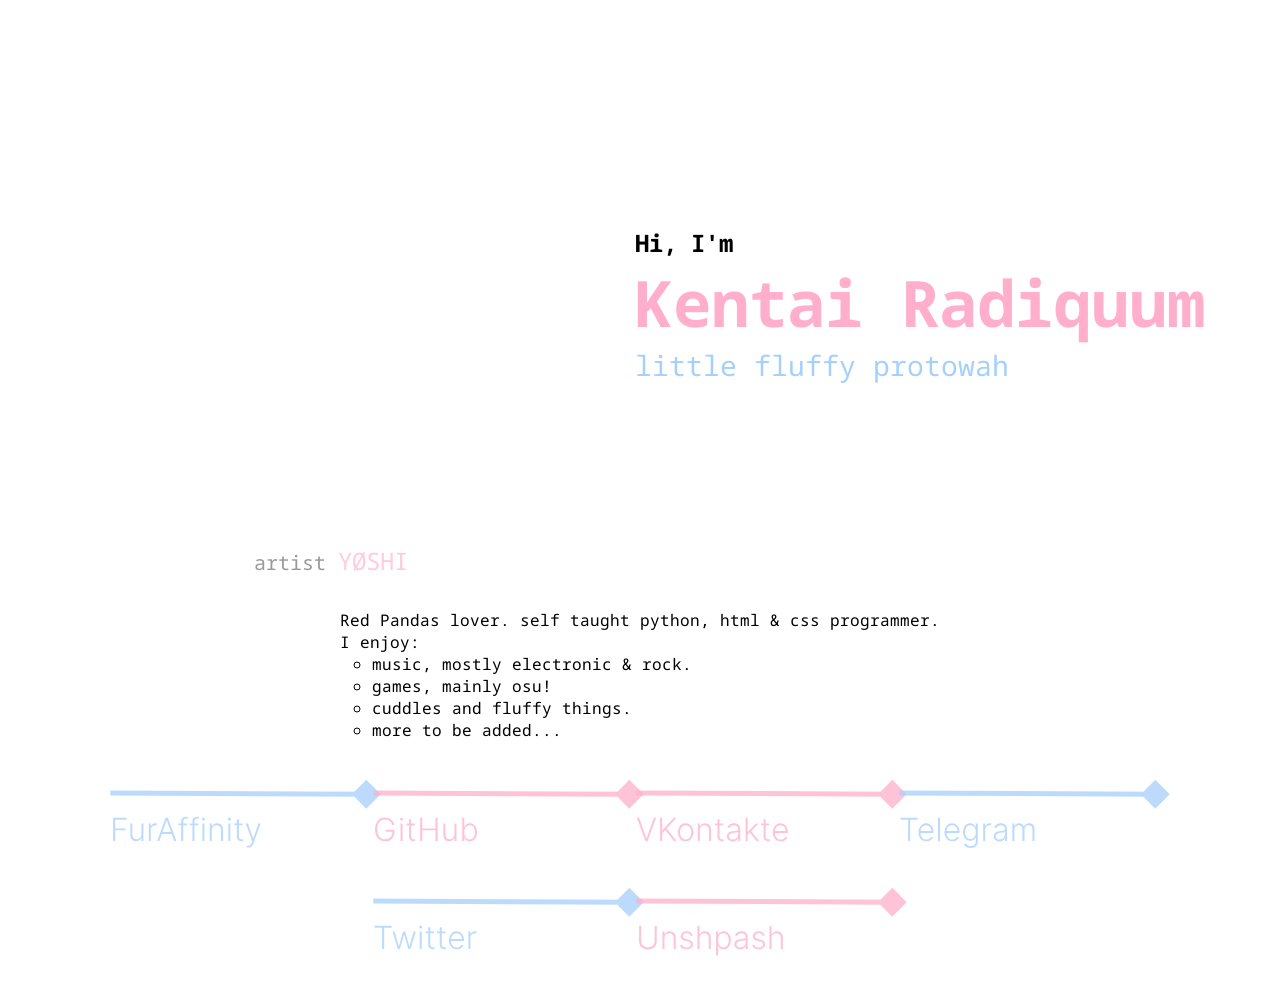
<file: Static Websites/radiquum.github.io_V4/index.html>
<!DOCTYPE html>
<html lang="en">
  <head>
    <meta charset="UTF-8" />
    <meta http-equiv="X-UA-Compatible" content="IE=edge" />
    <meta name="viewport" content="width=device-width, initial-scale=1.0" />
    <link rel="stylesheet" type="text/css" href="static/css/css.css" />
    <link rel="preconnect" href="https://fonts.gstatic.com" />
    <link rel="preconnect" href="https://fonts.googleapis.com" />
    <link
      rel="apple-touch-icon"
      sizes="180x180"
      href="static/favicon/apple-touch-icon.png"
    />
    <link
      rel="icon"
      type="image/png"
      sizes="32x32"
      href="static/favicon/favicon-32x32.png"
    />
    <link
      rel="icon"
      type="image/png"
      sizes="16x16"
      href="static/favicon/favicon-16x16.png"
    />
    <link rel="manifest" href="static/favicon/site.webmanifest" />
    <title>Kentai Radiquum</title>
    <meta name="title" content="Kentai Radiquum" />
    <meta name="description" content="little fluffy protowah" />
    <meta property="og:type" content="website" />
    <meta property="og:site_name" content="Kentai Radiquum" />
    <meta property="og:title" content="Kentai Radiquum" />
    <meta property="og:description" content="little fluffy protowah" />
    <meta property="og:url" content="https://radiquum.github.io" />
    <meta property="og:image" content="static/images/icon.jpg" />
  </head>
  <body>
    <intro>
      <icon>
        <div class="icon"></div>
        <p>artist <a href="https://vk.com/yoshi_ruko">YØSHI</a></p>
      </icon>

      <text>
        <h2>Hi, I'm</h2>
        <h1>Kentai Radiquum</h1>
        <p>little fluffy protowah</p>
      </text>
    </intro>

    <description>
      <p>Red Pandas lover. self taught python, html & css programmer.</p>
      <p>I enjoy:</p>
      <ul>
        <li>music, mostly electronic & rock.</li>
        <li>games, mainly osu!</li>
        <li>cuddles and fluffy things.</li>
        <li>more to be added...</li>
      </ul>
    </description>

    <links>
      <a
        class="asset fa"
        aria-label="FurAffinity."
        href="https://furaffinity.net/user/radiquum"
      ></a>
      <a
        class="asset git-hub"
        aria-label="GitHub."
        href="https://github.com/radiquum"
      ></a>
      <a
        class="asset vk"
        aria-label="VKontakte."
        href="https://vk.com/radiquum"
      ></a>
      <a
        class="asset tg"
        aria-label="Telegram."
        href="https://t.me/radiquum"
      ></a>
      <a
        class="asset twitter"
        aria-label="Twitter."
        href="https://twitter.com/radiquum"
      ></a>
      <a
        class="asset unsplash"
        aria-label="Unsplash."
        href="https://unsplash.com/radiquum"
      ></a>
    </links>
  </body>
</html>
</file>
<file: Static Websites/radiquum.github.io_V4/static/css/css.css>
@import url("https://fonts.googleapis.com/css2?family=Noto+Sans+Mono&display=swap");
* {
  margin: 0;
  padding: 0;
}

body {
  display: flex;
  flex-direction: column;
  align-items: center;
  font-family: "Noto Sans Mono", monospace;
}

intro {
  display: flex;
  margin: 2rem;
  -webkit-animation-name: blur_fadein;
  animation-name: blur_fadein;
  -webkit-animation-duration: 1s;
  animation-duration: 1s;
}
intro icon .icon {
  width: 512px;
  height: 512px;
  background-color: transparent;
  background-image: url("https://raw.githubusercontent.com/Radiquum/Radiquum-Archive/main/Static%20Websites/about_v3.5/Assets/Toaster.webp");
  clip-path: polygon(50% 0%, 100% 50%, 50% 100%, 0% 50%);
  background-size: cover;
}
intro icon p {
  color: rgba(0, 0, 0, 0.4);
  font-size: 1.25rem;
  text-align: center;
}
intro icon a {
  color: rgba(255, 175, 204, 0.65);
  text-decoration: none;
  transition: color 0.5s;
  font-size: 1.5rem;
}
intro icon a:where(:hover, :focus) {
  color: #ffafcc;
}
intro text {
  display: flex;
  flex-direction: column;
  justify-content: center;
  margin-left: 3rem;
}
intro text h1 {
  color: #ffafcc;
  font-size: 4rem;
}
intro text p {
  color: #a6d0fc;
  font-size: 1.75rem;
}

description {
  margin-inline: 2rem;
  -webkit-animation-name: blur_fadein;
  animation-name: blur_fadein;
  -webkit-animation-duration: 1.5s;
  animation-duration: 1.5s;
}
description ul {
  list-style: circle;
}
description li {
  margin-left: 2rem;
}

links {
  display: flex;
  flex-wrap: wrap;
  justify-content: center;
  margin-top: 32px;
  -webkit-animation-name: blur_fadein;
  animation-name: blur_fadein;
  -webkit-animation-duration: 2s;
  animation-duration: 2s;
}
links a {
  margin-inline: -4px;
  margin-block: 6px;
}

.asset {
  width: 271px;
  height: 96px;
  background-size: 271px 96px;
  opacity: 75%;
  transition: opacity 0.5s;
}

.asset:where(:hover, :focus) {
  opacity: 100%;
}

.asset.fa {
  background: url("data:image/svg+xml,%3csvg width='271' height='96' viewBox='0 0 271 96' fill='none' xmlns='http://www.w3.org/2000/svg'%3e %3cpath d='M270.73 15.2637L256.364 0.762649L241.863 15.1288L256.229 29.6298L270.73 15.2637ZM0.28739 16.5L256.285 17.6962L256.308 12.6963L0.310754 11.5L0.28739 16.5Z' fill='%23A6D0FC' fill-opacity='1'/%3e %3cpath d='M3.09091 62V38.7273H16.5568V40.6364H5.21591V49.3977H15.5V51.3068H5.21591V62H3.09091ZM31.4176 55.3295V44.5455H33.4403V62H31.4176V59.1023H31.2585C30.8494 59.9962 30.2017 60.7424 29.3153 61.3409C28.429 61.9318 27.3456 62.2273 26.0653 62.2273C24.9517 62.2273 23.9631 61.9848 23.0994 61.5C22.2358 61.0076 21.5578 60.2879 21.0653 59.3409C20.5729 58.3939 20.3267 57.2311 20.3267 55.8523V44.5455H22.3494V55.7273C22.3494 57.0909 22.7509 58.1894 23.554 59.0227C24.357 59.8485 25.3873 60.2614 26.6449 60.2614C27.4328 60.2614 28.1903 60.072 28.9176 59.6932C29.6449 59.3144 30.2434 58.7614 30.7131 58.0341C31.1828 57.2992 31.4176 56.3977 31.4176 55.3295ZM38.7955 62V44.5455H40.7614V47.2273H40.9091C41.2576 46.3485 41.8636 45.6402 42.7273 45.1023C43.5985 44.5568 44.5833 44.2841 45.6818 44.2841C45.8485 44.2841 46.0341 44.2879 46.2386 44.2955C46.4432 44.303 46.6136 44.3106 46.75 44.3182V46.375C46.6591 46.3598 46.5 46.3371 46.2727 46.3068C46.0455 46.2765 45.7992 46.2614 45.5341 46.2614C44.625 46.2614 43.8144 46.4545 43.1023 46.8409C42.3977 47.2197 41.8409 47.7462 41.4318 48.4205C41.0227 49.0947 40.8182 49.8636 40.8182 50.7273V62H38.7955ZM49.375 62H47.1477L55.6136 38.7273H57.8864L66.3523 62H64.125L56.8295 41.4886H56.6705L49.375 62ZM50.9773 53.0795H62.5227V54.9886H50.9773V53.0795ZM77.1023 44.5455V46.3068H68.5227V44.5455H77.1023ZM71.2045 62V41.9886C71.2045 41.0492 71.4205 40.2576 71.8523 39.6136C72.2917 38.9697 72.8636 38.4811 73.5682 38.1477C74.2727 37.8144 75.0189 37.6477 75.8068 37.6477C76.3371 37.6477 76.7765 37.6932 77.125 37.7841C77.4811 37.8674 77.7614 37.9508 77.9659 38.0341L77.375 39.8068C77.2235 39.7614 77.0379 39.7083 76.8182 39.6477C76.5985 39.5871 76.322 39.5568 75.9886 39.5568C75.1098 39.5568 74.4318 39.803 73.9545 40.2955C73.4773 40.7879 73.2386 41.4924 73.2386 42.4091L73.2273 62H71.2045ZM88.321 44.5455V46.3068H79.7415V44.5455H88.321ZM82.4233 62V41.9886C82.4233 41.0492 82.6392 40.2576 83.071 39.6136C83.5104 38.9697 84.0824 38.4811 84.7869 38.1477C85.4915 37.8144 86.2377 37.6477 87.0256 37.6477C87.5559 37.6477 87.9953 37.6932 88.3438 37.7841C88.6998 37.8674 88.9801 37.9508 89.1847 38.0341L88.5938 39.8068C88.4422 39.7614 88.2566 39.7083 88.0369 39.6477C87.8172 39.5871 87.5407 39.5568 87.2074 39.5568C86.3286 39.5568 85.6506 39.803 85.1733 40.2955C84.696 40.7879 84.4574 41.4924 84.4574 42.4091L84.446 62H82.4233ZM92.3807 62V44.5455H94.4148V62H92.3807ZM93.4148 41.5455C92.9981 41.5455 92.642 41.4053 92.3466 41.125C92.0511 40.8371 91.9034 40.4924 91.9034 40.0909C91.9034 39.6894 92.0511 39.3485 92.3466 39.0682C92.642 38.7803 92.9981 38.6364 93.4148 38.6364C93.8314 38.6364 94.1875 38.7803 94.483 39.0682C94.7784 39.3485 94.9261 39.6894 94.9261 40.0909C94.9261 40.4924 94.7784 40.8371 94.483 41.125C94.1875 41.4053 93.8314 41.5455 93.4148 41.5455ZM101.787 51.0909V62H99.7642V44.5455H101.73V47.2841H101.912C102.321 46.3902 102.957 45.6742 103.821 45.1364C104.692 44.5909 105.768 44.3182 107.048 44.3182C108.223 44.3182 109.253 44.5644 110.139 45.0568C111.033 45.5417 111.726 46.2576 112.219 47.2045C112.719 48.1515 112.969 49.3144 112.969 50.6932V62H110.946V50.8182C110.946 49.3864 110.545 48.2538 109.741 47.4205C108.946 46.5871 107.878 46.1705 106.537 46.1705C105.62 46.1705 104.806 46.3674 104.094 46.7614C103.382 47.1553 102.817 47.7235 102.401 48.4659C101.991 49.2008 101.787 50.0758 101.787 51.0909ZM118.318 62V44.5455H120.352V62H118.318ZM119.352 41.5455C118.936 41.5455 118.58 41.4053 118.284 41.125C117.989 40.8371 117.841 40.4924 117.841 40.0909C117.841 39.6894 117.989 39.3485 118.284 39.0682C118.58 38.7803 118.936 38.6364 119.352 38.6364C119.769 38.6364 120.125 38.7803 120.42 39.0682C120.716 39.3485 120.864 39.6894 120.864 40.0909C120.864 40.4924 120.716 40.8371 120.42 41.125C120.125 41.4053 119.769 41.5455 119.352 41.5455ZM132.577 44.5455V46.3068H124.247V44.5455H132.577ZM126.849 40.3636H128.884V57.4432C128.884 58.1705 129.009 58.7424 129.259 59.1591C129.509 59.5682 129.834 59.8598 130.236 60.0341C130.637 60.2008 131.065 60.2841 131.52 60.2841C131.785 60.2841 132.012 60.2689 132.202 60.2386C132.391 60.2008 132.558 60.1629 132.702 60.125L133.134 61.9545C132.937 62.0303 132.694 62.0985 132.406 62.1591C132.118 62.2273 131.762 62.2614 131.338 62.2614C130.596 62.2614 129.88 62.0985 129.19 61.7727C128.509 61.447 127.948 60.9621 127.509 60.3182C127.069 59.6742 126.849 58.875 126.849 57.9205V40.3636ZM138.58 68.5455C138.178 68.5455 137.803 68.5076 137.455 68.4318C137.106 68.3561 136.83 68.2727 136.625 68.1818L137.17 66.3977C137.86 66.6098 138.473 66.6856 139.011 66.625C139.549 66.572 140.027 66.3295 140.443 65.8977C140.86 65.4735 141.231 64.822 141.557 63.9432L142.193 62.1705L135.773 44.5455H137.966L143.148 59.3295H143.307L148.489 44.5455H150.682L143.295 64.7614C142.985 65.6023 142.602 66.303 142.148 66.8636C141.693 67.4318 141.167 67.8523 140.568 68.125C139.977 68.4053 139.314 68.5455 138.58 68.5455Z' fill='%23A6D0FC' fill-opacity='1'/%3e %3c/svg%3e")
    center no-repeat transparent;
}

.asset.git-hub {
  background: url("data:image/svg+xml,%3csvg width='271' height='96' viewBox='0 0 271 96' fill='none' xmlns='http://www.w3.org/2000/svg'%3e %3cpath d='M270.73 15.2637L256.364 0.762649L241.863 15.1288L256.229 29.6298L270.73 15.2637ZM0.28739 16.5L256.285 17.6962L256.308 12.6963L0.310754 11.5L0.28739 16.5Z' fill='%23FFAFCC' fill-opacity='1'/%3e %3cpath d='M19.1932 46C18.9811 45.2273 18.6705 44.5038 18.2614 43.8295C17.8523 43.1477 17.3447 42.553 16.7386 42.0455C16.1402 41.5303 15.447 41.1288 14.6591 40.8409C13.8788 40.553 13.0076 40.4091 12.0455 40.4091C10.5303 40.4091 9.17424 40.803 7.97727 41.5909C6.7803 42.3788 5.83333 43.5152 5.13636 45C4.44697 46.4848 4.10227 48.2727 4.10227 50.3636C4.10227 52.447 4.45076 54.2311 5.14773 55.7159C5.8447 57.2008 6.79924 58.3409 8.01136 59.1364C9.23106 59.9242 10.625 60.3182 12.1932 60.3182C13.625 60.3182 14.8902 60 15.9886 59.3636C17.0871 58.7273 17.9432 57.8182 18.5568 56.6364C19.178 55.4545 19.4811 54.0492 19.4659 52.4205L20.1477 52.6364H12.6932V50.7273H21.5341V52.6364C21.5341 54.6212 21.1326 56.3371 20.3295 57.7841C19.5265 59.2311 18.4242 60.3485 17.0227 61.1364C15.6212 61.9242 14.0114 62.3182 12.1932 62.3182C10.1629 62.3182 8.38636 61.8295 6.86364 60.8523C5.34091 59.8674 4.1553 58.4811 3.30682 56.6932C2.46591 54.8977 2.04545 52.7879 2.04545 50.3636C2.04545 48.5379 2.28788 46.8902 2.77273 45.4205C3.25758 43.9508 3.94318 42.6932 4.82955 41.6477C5.72348 40.6023 6.7803 39.803 8 39.25C9.2197 38.6894 10.5682 38.4091 12.0455 38.4091C13.3182 38.4091 14.4811 38.6098 15.5341 39.0114C16.5947 39.4129 17.5265 39.9659 18.3295 40.6705C19.1402 41.3674 19.803 42.1742 20.3182 43.0909C20.8409 44 21.1932 44.9697 21.375 46H19.1932ZM27.5057 62V44.5455H29.5398V62H27.5057ZM28.5398 41.5455C28.1231 41.5455 27.767 41.4053 27.4716 41.125C27.1761 40.8371 27.0284 40.4924 27.0284 40.0909C27.0284 39.6894 27.1761 39.3485 27.4716 39.0682C27.767 38.7803 28.1231 38.6364 28.5398 38.6364C28.9564 38.6364 29.3125 38.7803 29.608 39.0682C29.9034 39.3485 30.0511 39.6894 30.0511 40.0909C30.0511 40.4924 29.9034 40.8371 29.608 41.125C29.3125 41.4053 28.9564 41.5455 28.5398 41.5455ZM41.7642 44.5455V46.3068H33.4347V44.5455H41.7642ZM36.0369 40.3636H38.071V57.4432C38.071 58.1705 38.196 58.7424 38.446 59.1591C38.696 59.5682 39.0218 59.8598 39.4233 60.0341C39.8248 60.2008 40.2528 60.2841 40.7074 60.2841C40.9725 60.2841 41.1998 60.2689 41.3892 60.2386C41.5786 60.2008 41.7453 60.1629 41.8892 60.125L42.321 61.9545C42.1241 62.0303 41.8816 62.0985 41.5938 62.1591C41.3059 62.2273 40.9498 62.2614 40.5256 62.2614C39.7831 62.2614 39.0672 62.0985 38.3778 61.7727C37.696 61.447 37.1354 60.9621 36.696 60.3182C36.2566 59.6742 36.0369 58.875 36.0369 57.9205V40.3636ZM47.1534 62V38.7273H49.2784V49.3977H62.483V38.7273H64.608V62H62.483V51.3068H49.2784V62H47.1534ZM81.4489 55.3295V44.5455H83.4716V62H81.4489V59.1023H81.2898C80.8807 59.9962 80.233 60.7424 79.3466 61.3409C78.4602 61.9318 77.3769 62.2273 76.0966 62.2273C74.983 62.2273 73.9943 61.9848 73.1307 61.5C72.267 61.0076 71.589 60.2879 71.0966 59.3409C70.6042 58.3939 70.358 57.2311 70.358 55.8523V44.5455H72.3807V55.7273C72.3807 57.0909 72.7822 58.1894 73.5852 59.0227C74.3883 59.8485 75.4186 60.2614 76.6761 60.2614C77.464 60.2614 78.2216 60.072 78.9489 59.6932C79.6761 59.3144 80.2746 58.7614 80.7443 58.0341C81.214 57.2992 81.4489 56.3977 81.4489 55.3295ZM89.2472 62V38.7273H91.2812V47.875H91.4631C91.6903 47.3523 92.0161 46.8144 92.4403 46.2614C92.8722 45.7083 93.4366 45.2462 94.1335 44.875C94.8381 44.4962 95.7244 44.3068 96.7926 44.3068C98.2244 44.3068 99.482 44.6856 100.565 45.4432C101.649 46.1932 102.493 47.2462 103.099 48.6023C103.705 49.9508 104.009 51.5227 104.009 53.3182C104.009 55.1212 103.705 56.7008 103.099 58.0568C102.501 59.4129 101.66 60.4697 100.577 61.2273C99.5009 61.9848 98.2509 62.3636 96.8267 62.3636C95.7661 62.3636 94.8797 62.1742 94.1676 61.7955C93.4631 61.4167 92.8949 60.9508 92.4631 60.3977C92.0313 59.8371 91.6979 59.2917 91.4631 58.7614H91.2131V62H89.2472ZM91.2472 53.2841C91.2472 54.6932 91.4555 55.9432 91.8722 57.0341C92.2964 58.1174 92.9025 58.9697 93.6903 59.5909C94.4858 60.2045 95.4479 60.5114 96.5767 60.5114C97.7358 60.5114 98.7169 60.1932 99.5199 59.5568C100.323 58.9129 100.933 58.0455 101.349 56.9545C101.766 55.8636 101.974 54.6402 101.974 53.2841C101.974 51.9432 101.766 50.7348 101.349 49.6591C100.94 48.5833 100.334 47.7311 99.5312 47.1023C98.7282 46.4659 97.7434 46.1477 96.5767 46.1477C95.4403 46.1477 94.4744 46.4545 93.679 47.0682C92.8911 47.6742 92.2888 48.5152 91.8722 49.5909C91.4555 50.6591 91.2472 51.8902 91.2472 53.2841Z' fill='%23FFAFCC' fill-opacity='1'/%3e %3c/svg%3e")
    center no-repeat transparent;
}

.asset.tg {
  background: url("data:image/svg+xml,%3csvg width='271' height='96' viewBox='0 0 271 96' fill='none' xmlns='http://www.w3.org/2000/svg'%3e %3cpath d='M270.73 15.2637L256.364 0.762649L241.863 15.1288L256.229 29.6298L270.73 15.2637ZM0.28739 16.5L256.285 17.6962L256.308 12.6963L0.310754 11.5L0.28739 16.5Z' fill='%23A6D0FC' fill-opacity='1'/%3e %3cpath d='M1.68182 40.6364V38.7273H18.5568V40.6364H11.1818V62H9.05682V40.6364H1.68182ZM27.446 62.3636C25.8172 62.3636 24.4081 61.9848 23.2188 61.2273C22.0294 60.4621 21.1089 59.4053 20.4574 58.0568C19.8134 56.7008 19.4915 55.1402 19.4915 53.375C19.4915 51.6174 19.8134 50.0568 20.4574 48.6932C21.1089 47.322 22.0066 46.25 23.1506 45.4773C24.3021 44.697 25.6316 44.3068 27.1392 44.3068C28.0862 44.3068 28.9991 44.4811 29.8778 44.8295C30.7566 45.1705 31.5445 45.697 32.2415 46.4091C32.946 47.1136 33.5028 48.0038 33.9119 49.0795C34.321 50.1477 34.5256 51.4129 34.5256 52.875V53.875H20.8892V52.0909H32.4574C32.4574 50.9697 32.2301 49.9621 31.7756 49.0682C31.3286 48.1667 30.7036 47.4545 29.9006 46.9318C29.1051 46.4091 28.1847 46.1477 27.1392 46.1477C26.0331 46.1477 25.0597 46.4432 24.2188 47.0341C23.3778 47.625 22.7188 48.4053 22.2415 49.375C21.7718 50.3447 21.5331 51.4053 21.5256 52.5568V53.625C21.5256 55.0114 21.7642 56.2235 22.2415 57.2614C22.7263 58.2917 23.4119 59.0909 24.2983 59.6591C25.1847 60.2273 26.2339 60.5114 27.446 60.5114C28.2718 60.5114 28.9953 60.3826 29.6165 60.125C30.2453 59.8674 30.7718 59.5227 31.196 59.0909C31.6278 58.6515 31.9536 58.1705 32.1733 57.6477L34.0938 58.2727C33.8286 59.0076 33.393 59.6856 32.7869 60.3068C32.1884 60.928 31.4384 61.428 30.5369 61.8068C29.643 62.178 28.6127 62.3636 27.446 62.3636ZM41.0057 38.7273V62H38.983V38.7273H41.0057ZM53.4148 62.3636C51.786 62.3636 50.3769 61.9848 49.1875 61.2273C47.9981 60.4621 47.0777 59.4053 46.4261 58.0568C45.7822 56.7008 45.4602 55.1402 45.4602 53.375C45.4602 51.6174 45.7822 50.0568 46.4261 48.6932C47.0777 47.322 47.9754 46.25 49.1193 45.4773C50.2708 44.697 51.6004 44.3068 53.108 44.3068C54.0549 44.3068 54.9678 44.4811 55.8466 44.8295C56.7254 45.1705 57.5133 45.697 58.2102 46.4091C58.9148 47.1136 59.4716 48.0038 59.8807 49.0795C60.2898 50.1477 60.4943 51.4129 60.4943 52.875V53.875H46.858V52.0909H58.4261C58.4261 50.9697 58.1989 49.9621 57.7443 49.0682C57.2973 48.1667 56.6723 47.4545 55.8693 46.9318C55.0739 46.4091 54.1534 46.1477 53.108 46.1477C52.0019 46.1477 51.0284 46.4432 50.1875 47.0341C49.3466 47.625 48.6875 48.4053 48.2102 49.375C47.7405 50.3447 47.5019 51.4053 47.4943 52.5568V53.625C47.4943 55.0114 47.733 56.2235 48.2102 57.2614C48.6951 58.2917 49.3807 59.0909 50.267 59.6591C51.1534 60.2273 52.2027 60.5114 53.4148 60.5114C54.2405 60.5114 54.964 60.3826 55.5852 60.125C56.214 59.8674 56.7405 59.5227 57.1648 59.0909C57.5966 58.6515 57.9223 58.1705 58.142 57.6477L60.0625 58.2727C59.7973 59.0076 59.3617 59.6856 58.7557 60.3068C58.1572 60.928 57.4072 61.428 56.5057 61.8068C55.6117 62.178 54.5814 62.3636 53.4148 62.3636ZM71.6108 68.9091C70.4214 68.9091 69.3797 68.7538 68.4858 68.4432C67.5919 68.1402 66.8381 67.7235 66.2244 67.1932C65.6108 66.6629 65.1335 66.0682 64.7926 65.4091L66.4517 64.3182C66.7017 64.7576 67.035 65.1894 67.4517 65.6136C67.8759 66.0379 68.4252 66.3902 69.0994 66.6705C69.7813 66.9508 70.6184 67.0909 71.6108 67.0909C73.1563 67.0909 74.4025 66.7045 75.3494 65.9318C76.304 65.1591 76.7812 63.9583 76.7812 62.3295V58.3977H76.5994C76.3646 58.928 76.0275 59.4583 75.5881 59.9886C75.1487 60.5114 74.5729 60.947 73.8608 61.2955C73.1563 61.6439 72.2813 61.8182 71.2358 61.8182C69.8419 61.8182 68.6032 61.4735 67.5199 60.7841C66.4441 60.0947 65.5956 59.1098 64.9744 57.8295C64.3608 56.5417 64.054 55.0076 64.054 53.2273C64.054 51.4621 64.3532 49.9091 64.9517 48.5682C65.5578 47.2273 66.4025 46.1818 67.4858 45.4318C68.5691 44.6818 69.8305 44.3068 71.2699 44.3068C72.3381 44.3068 73.2244 44.4962 73.929 44.875C74.6335 45.2462 75.1979 45.7083 75.6222 46.2614C76.054 46.8144 76.3911 47.3523 76.6335 47.875H76.8381V44.5455H78.8153V62.4545C78.8153 63.9318 78.5009 65.1477 77.8722 66.1023C77.2434 67.0568 76.3873 67.7614 75.304 68.2159C74.2206 68.678 72.9896 68.9091 71.6108 68.9091ZM71.4744 59.9659C72.5956 59.9659 73.554 59.697 74.3494 59.1591C75.1449 58.6136 75.7547 57.8333 76.179 56.8182C76.6032 55.803 76.8153 54.5947 76.8153 53.1932C76.8153 51.8295 76.607 50.6212 76.1903 49.5682C75.7737 48.5076 75.1676 47.6742 74.3722 47.0682C73.5843 46.4545 72.6184 46.1477 71.4744 46.1477C70.3078 46.1477 69.3229 46.4621 68.5199 47.0909C67.7169 47.7197 67.1108 48.5682 66.7017 49.6364C66.2926 50.697 66.0881 51.8826 66.0881 53.1932C66.0881 54.5265 66.2964 55.7045 66.7131 56.7273C67.1297 57.7424 67.7396 58.5379 68.5426 59.1136C69.3456 59.6818 70.3229 59.9659 71.4744 59.9659ZM84.1705 62V44.5455H86.1364V47.2273H86.2841C86.6326 46.3485 87.2386 45.6402 88.1023 45.1023C88.9735 44.5568 89.9583 44.2841 91.0568 44.2841C91.2235 44.2841 91.4091 44.2879 91.6136 44.2955C91.8182 44.303 91.9886 44.3106 92.125 44.3182V46.375C92.0341 46.3598 91.875 46.3371 91.6477 46.3068C91.4205 46.2765 91.1742 46.2614 90.9091 46.2614C90 46.2614 89.1894 46.4545 88.4773 46.8409C87.7727 47.2197 87.2159 47.7462 86.8068 48.4205C86.3977 49.0947 86.1932 49.8636 86.1932 50.7273V62H84.1705ZM100.452 62.3977C99.3987 62.3977 98.4366 62.1932 97.5653 61.7841C96.6941 61.3674 96.0009 60.7689 95.4858 59.9886C94.9706 59.2008 94.7131 58.2462 94.7131 57.125C94.7131 56.2614 94.8759 55.5341 95.2017 54.9432C95.5275 54.3523 95.9896 53.8674 96.5881 53.4886C97.1866 53.1098 97.8949 52.8106 98.7131 52.5909C99.5313 52.3712 100.433 52.2008 101.418 52.0795C102.395 51.9583 103.221 51.8523 103.895 51.7614C104.577 51.6705 105.096 51.5265 105.452 51.3295C105.808 51.1326 105.986 50.8144 105.986 50.375V49.9659C105.986 48.7765 105.63 47.8409 104.918 47.1591C104.213 46.4697 103.198 46.125 101.872 46.125C100.615 46.125 99.5881 46.4015 98.7926 46.9545C98.0047 47.5076 97.4517 48.1591 97.1335 48.9091L95.2131 48.2159C95.607 47.2614 96.1525 46.5 96.8494 45.9318C97.5464 45.3561 98.3267 44.9432 99.1903 44.6932C100.054 44.4356 100.929 44.3068 101.815 44.3068C102.482 44.3068 103.175 44.3939 103.895 44.5682C104.622 44.7424 105.296 45.0455 105.918 45.4773C106.539 45.9015 107.043 46.4962 107.429 47.2614C107.815 48.0189 108.009 48.9811 108.009 50.1477V62H105.986V59.2386H105.861C105.618 59.7538 105.259 60.2538 104.781 60.7386C104.304 61.2235 103.705 61.6212 102.986 61.9318C102.266 62.2424 101.421 62.3977 100.452 62.3977ZM100.724 60.5455C101.8 60.5455 102.732 60.3068 103.52 59.8295C104.308 59.3523 104.914 58.7197 105.338 57.9318C105.77 57.1364 105.986 56.2614 105.986 55.3068V52.7841C105.834 52.928 105.58 53.0568 105.224 53.1705C104.876 53.2841 104.471 53.3864 104.009 53.4773C103.554 53.5606 103.099 53.6326 102.645 53.6932C102.19 53.7538 101.781 53.8068 101.418 53.8523C100.433 53.9735 99.5919 54.1629 98.8949 54.4205C98.1979 54.678 97.6638 55.0341 97.2926 55.4886C96.9214 55.9356 96.7358 56.5114 96.7358 57.2159C96.7358 58.2765 97.1146 59.0985 97.8722 59.6818C98.6297 60.2576 99.5805 60.5455 100.724 60.5455ZM113.389 62V44.5455H115.355V47.2273H115.537C115.885 46.3258 116.465 45.6174 117.276 45.1023C118.094 44.5795 119.075 44.3182 120.219 44.3182C121.423 44.3182 122.412 44.6023 123.185 45.1705C123.965 45.7311 124.548 46.5038 124.935 47.4886H125.082C125.476 46.5189 126.116 45.75 127.003 45.1818C127.897 44.6061 128.98 44.3182 130.253 44.3182C131.874 44.3182 133.154 44.8295 134.094 45.8523C135.033 46.8674 135.503 48.3523 135.503 50.3068V62H133.48V50.3068C133.48 48.928 133.128 47.8939 132.423 47.2045C131.719 46.5152 130.791 46.1705 129.639 46.1705C128.306 46.1705 127.279 46.5795 126.56 47.3977C125.84 48.2159 125.48 49.2538 125.48 50.5114V62H123.412V50.125C123.412 48.9432 123.082 47.9886 122.423 47.2614C121.764 46.5341 120.836 46.1705 119.639 46.1705C118.836 46.1705 118.113 46.3674 117.469 46.7614C116.832 47.1553 116.329 47.7045 115.957 48.4091C115.594 49.1061 115.412 49.9091 115.412 50.8182V62H113.389Z' fill='%23A6D0FC' fill-opacity='1'/%3e %3c/svg%3e")
    center no-repeat transparent;
}

.asset.twitter {
  background: url("data:image/svg+xml,%3csvg width='271' height='96' viewBox='0 0 271 96' fill='none' xmlns='http://www.w3.org/2000/svg'%3e %3cpath d='M270.73 15.2637L256.364 0.762649L241.863 15.1288L256.229 29.6298L270.73 15.2637ZM0.28739 16.5L256.285 17.6962L256.308 12.6963L0.310754 11.5L0.28739 16.5Z' fill='%23A6D0FC' fill-opacity='1'/%3e %3cpath d='M1.68182 40.6364V38.7273H18.5568V40.6364H11.1818V62H9.05682V40.6364H1.68182ZM24.7955 62L19.5227 44.5455H21.6591L25.7955 58.9432H25.9432L30.0682 44.5455H32.2159L36.3068 58.9091H36.4659L40.6023 44.5455H42.7386L37.4659 62H35.375L31.2386 47.6932H31.0227L26.8864 62H24.7955ZM46.6932 62V44.5455H48.7273V62H46.6932ZM47.7273 41.5455C47.3106 41.5455 46.9545 41.4053 46.6591 41.125C46.3636 40.8371 46.2159 40.4924 46.2159 40.0909C46.2159 39.6894 46.3636 39.3485 46.6591 39.0682C46.9545 38.7803 47.3106 38.6364 47.7273 38.6364C48.1439 38.6364 48.5 38.7803 48.7955 39.0682C49.0909 39.3485 49.2386 39.6894 49.2386 40.0909C49.2386 40.4924 49.0909 40.8371 48.7955 41.125C48.5 41.4053 48.1439 41.5455 47.7273 41.5455ZM60.9517 44.5455V46.3068H52.6222V44.5455H60.9517ZM55.2244 40.3636H57.2585V57.4432C57.2585 58.1705 57.3835 58.7424 57.6335 59.1591C57.8835 59.5682 58.2093 59.8598 58.6108 60.0341C59.0123 60.2008 59.4403 60.2841 59.8949 60.2841C60.16 60.2841 60.3873 60.2689 60.5767 60.2386C60.7661 60.2008 60.9328 60.1629 61.0767 60.125L61.5085 61.9545C61.3116 62.0303 61.0691 62.0985 60.7812 62.1591C60.4934 62.2273 60.1373 62.2614 59.7131 62.2614C58.9706 62.2614 58.2547 62.0985 57.5653 61.7727C56.8835 61.447 56.3229 60.9621 55.8835 60.3182C55.4441 59.6742 55.2244 58.875 55.2244 57.9205V40.3636ZM72.4205 44.5455V46.3068H64.0909V44.5455H72.4205ZM66.6932 40.3636H68.7273V57.4432C68.7273 58.1705 68.8523 58.7424 69.1023 59.1591C69.3523 59.5682 69.678 59.8598 70.0795 60.0341C70.4811 60.2008 70.9091 60.2841 71.3636 60.2841C71.6288 60.2841 71.8561 60.2689 72.0455 60.2386C72.2348 60.2008 72.4015 60.1629 72.5455 60.125L72.9773 61.9545C72.7803 62.0303 72.5379 62.0985 72.25 62.1591C71.9621 62.2273 71.6061 62.2614 71.1818 62.2614C70.4394 62.2614 69.7235 62.0985 69.0341 61.7727C68.3523 61.447 67.7917 60.9621 67.3523 60.3182C66.9129 59.6742 66.6932 58.875 66.6932 57.9205V40.3636ZM83.8835 62.3636C82.2547 62.3636 80.8456 61.9848 79.6562 61.2273C78.4669 60.4621 77.5464 59.4053 76.8949 58.0568C76.2509 56.7008 75.929 55.1402 75.929 53.375C75.929 51.6174 76.2509 50.0568 76.8949 48.6932C77.5464 47.322 78.4441 46.25 79.5881 45.4773C80.7396 44.697 82.0691 44.3068 83.5767 44.3068C84.5237 44.3068 85.4366 44.4811 86.3153 44.8295C87.1941 45.1705 87.982 45.697 88.679 46.4091C89.3835 47.1136 89.9403 48.0038 90.3494 49.0795C90.7585 50.1477 90.9631 51.4129 90.9631 52.875V53.875H77.3267V52.0909H88.8949C88.8949 50.9697 88.6676 49.9621 88.2131 49.0682C87.7661 48.1667 87.1411 47.4545 86.3381 46.9318C85.5426 46.4091 84.6222 46.1477 83.5767 46.1477C82.4706 46.1477 81.4972 46.4432 80.6562 47.0341C79.8153 47.625 79.1563 48.4053 78.679 49.375C78.2093 50.3447 77.9706 51.4053 77.9631 52.5568V53.625C77.9631 55.0114 78.2017 56.2235 78.679 57.2614C79.1638 58.2917 79.8494 59.0909 80.7358 59.6591C81.6222 60.2273 82.6714 60.5114 83.8835 60.5114C84.7093 60.5114 85.4328 60.3826 86.054 60.125C86.6828 59.8674 87.2093 59.5227 87.6335 59.0909C88.0653 58.6515 88.3911 58.1705 88.6108 57.6477L90.5312 58.2727C90.2661 59.0076 89.8305 59.6856 89.2244 60.3068C88.6259 60.928 87.8759 61.428 86.9744 61.8068C86.0805 62.178 85.0502 62.3636 83.8835 62.3636ZM95.4205 62V44.5455H97.3864V47.2273H97.5341C97.8826 46.3485 98.4886 45.6402 99.3523 45.1023C100.223 44.5568 101.208 44.2841 102.307 44.2841C102.473 44.2841 102.659 44.2879 102.864 44.2955C103.068 44.303 103.239 44.3106 103.375 44.3182V46.375C103.284 46.3598 103.125 46.3371 102.898 46.3068C102.67 46.2765 102.424 46.2614 102.159 46.2614C101.25 46.2614 100.439 46.4545 99.7273 46.8409C99.0227 47.2197 98.4659 47.7462 98.0568 48.4205C97.6477 49.0947 97.4432 49.8636 97.4432 50.7273V62H95.4205Z' fill='%23A6D0FC' fill-opacity='1'/%3e %3c/svg%3e")
    center no-repeat transparent;
}

.asset.unsplash {
  background: url("data:image/svg+xml,%3csvg width='271' height='96' viewBox='0 0 271 96' fill='none' xmlns='http://www.w3.org/2000/svg'%3e %3cpath d='M270.73 15.2637L256.364 0.762649L241.863 15.1288L256.229 29.6298L270.73 15.2637ZM0.28739 16.5L256.285 17.6962L256.308 12.6963L0.310754 11.5L0.28739 16.5Z' fill='%23FFAFCC' fill-opacity='1'/%3e %3cpath d='M18.6023 38.7273H20.7273V54.1364C20.7273 55.7197 20.3561 57.1364 19.6136 58.3864C18.8712 59.6288 17.8371 60.6098 16.5114 61.3295C15.1932 62.0417 13.6591 62.3977 11.9091 62.3977C10.1667 62.3977 8.63258 62.0379 7.30682 61.3182C5.98106 60.5985 4.94697 59.6174 4.20455 58.375C3.46212 57.1326 3.09091 55.7197 3.09091 54.1364V38.7273H5.21591V53.9886C5.21591 55.2235 5.49242 56.3258 6.04545 57.2955C6.59848 58.2576 7.375 59.0152 8.375 59.5682C9.38258 60.1212 10.5606 60.3977 11.9091 60.3977C13.2576 60.3977 14.4356 60.1212 15.4432 59.5682C16.4508 59.0152 17.2273 58.2576 17.7727 57.2955C18.3258 56.3258 18.6023 55.2235 18.6023 53.9886V38.7273ZM28.5057 51.0909V62H26.483V44.5455H28.4489V47.2841H28.6307C29.0398 46.3902 29.6761 45.6742 30.5398 45.1364C31.411 44.5909 32.4867 44.3182 33.767 44.3182C34.9413 44.3182 35.9716 44.5644 36.858 45.0568C37.7519 45.5417 38.4451 46.2576 38.9375 47.2045C39.4375 48.1515 39.6875 49.3144 39.6875 50.6932V62H37.6648V50.8182C37.6648 49.3864 37.2633 48.2538 36.4602 47.4205C35.6648 46.5871 34.5966 46.1705 33.2557 46.1705C32.339 46.1705 31.5246 46.3674 30.8125 46.7614C30.1004 47.1553 29.536 47.7235 29.1193 48.4659C28.7102 49.2008 28.5057 50.0758 28.5057 51.0909ZM56.7415 48.375L54.8892 48.8977C54.7074 48.375 54.4498 47.9015 54.1165 47.4773C53.7831 47.053 53.3475 46.7159 52.8097 46.4659C52.2794 46.2159 51.6203 46.0909 50.8324 46.0909C49.6506 46.0909 48.6809 46.3712 47.9233 46.9318C47.1657 47.4924 46.7869 48.2159 46.7869 49.1023C46.7869 49.8523 47.0445 50.4621 47.5597 50.9318C48.0824 51.3939 48.8854 51.7614 49.9688 52.0341L52.6051 52.6818C54.0672 53.0379 55.1619 53.6023 55.8892 54.375C56.6241 55.1477 56.9915 56.1174 56.9915 57.2841C56.9915 58.2689 56.7188 59.1439 56.1733 59.9091C55.6278 60.6742 54.8665 61.2765 53.8892 61.7159C52.9195 62.1477 51.7945 62.3636 50.5142 62.3636C48.8097 62.3636 47.4044 61.9811 46.2983 61.2159C45.1922 60.4432 44.4839 59.3295 44.1733 57.875L46.1165 57.3977C46.3665 58.4356 46.8551 59.2197 47.5824 59.75C48.3172 60.2803 49.2831 60.5455 50.4801 60.5455C51.821 60.5455 52.893 60.2462 53.696 59.6477C54.4991 59.0417 54.9006 58.2841 54.9006 57.375C54.9006 56.6705 54.6657 56.0795 54.196 55.6023C53.7263 55.1174 53.0142 54.7614 52.0597 54.5341L49.2074 53.8523C47.6922 53.4886 46.571 52.9129 45.8438 52.125C45.1165 51.3371 44.7528 50.3598 44.7528 49.1932C44.7528 48.2311 45.0142 47.3864 45.5369 46.6591C46.0597 45.9242 46.7794 45.3485 47.696 44.9318C48.6127 44.5152 49.6581 44.3068 50.8324 44.3068C52.4309 44.3068 53.7074 44.6705 54.6619 45.3977C55.6241 46.1174 56.3172 47.1098 56.7415 48.375ZM63.4432 51.0909V62H61.4205V38.7273H63.4432V47.2841H63.625C64.0341 46.3826 64.6667 45.6629 65.5227 45.125C66.3864 44.5871 67.4773 44.3182 68.7955 44.3182C69.9773 44.3182 71.0152 44.5606 71.9091 45.0455C72.803 45.5303 73.5 46.2462 74 47.1932C74.5 48.1402 74.75 49.3068 74.75 50.6932V62H72.7159V50.8182C72.7159 49.3788 72.3144 48.2462 71.5114 47.4205C70.7159 46.5871 69.6402 46.1705 68.2841 46.1705C67.3523 46.1705 66.5227 46.3674 65.7955 46.7614C65.0682 47.1553 64.4924 47.7235 64.0682 48.4659C63.6515 49.2008 63.4432 50.0758 63.4432 51.0909ZM80.0767 68.5455V44.5455H82.0426V47.875H82.2812C82.5237 47.3523 82.857 46.8182 83.2812 46.2727C83.7055 45.7197 84.2661 45.2538 84.9631 44.875C85.6676 44.4962 86.554 44.3068 87.6222 44.3068C89.0616 44.3068 90.3191 44.6856 91.3949 45.4432C92.4782 46.1932 93.3191 47.2462 93.9176 48.6023C94.5237 49.9508 94.8267 51.5227 94.8267 53.3182C94.8267 55.1212 94.5237 56.7008 93.9176 58.0568C93.3191 59.4129 92.4782 60.4697 91.3949 61.2273C90.3191 61.9848 89.0691 62.3636 87.6449 62.3636C86.5919 62.3636 85.7093 62.1742 84.9972 61.7955C84.2926 61.4167 83.7206 60.9508 83.2812 60.3977C82.8494 59.8371 82.5161 59.2917 82.2812 58.7614H82.0994V68.5455H80.0767ZM82.0767 53.2841C82.0767 54.6932 82.285 55.9432 82.7017 57.0341C83.1259 58.1174 83.732 58.9697 84.5199 59.5909C85.3153 60.2045 86.2775 60.5114 87.4062 60.5114C88.5653 60.5114 89.5426 60.1932 90.3381 59.5568C91.1411 58.9129 91.7509 58.0455 92.1676 56.9545C92.5919 55.8636 92.804 54.6402 92.804 53.2841C92.804 51.9432 92.5956 50.7348 92.179 49.6591C91.7699 48.5833 91.1638 47.7311 90.3608 47.1023C89.5578 46.4659 88.5729 46.1477 87.4062 46.1477C86.2699 46.1477 85.304 46.4545 84.5085 47.0682C83.7131 47.6742 83.107 48.5152 82.6903 49.5909C82.2812 50.6591 82.0767 51.8902 82.0767 53.2841ZM104.139 62.3977C103.086 62.3977 102.124 62.1932 101.253 61.7841C100.382 61.3674 99.6884 60.7689 99.1733 59.9886C98.6581 59.2008 98.4006 58.2462 98.4006 57.125C98.4006 56.2614 98.5634 55.5341 98.8892 54.9432C99.215 54.3523 99.6771 53.8674 100.276 53.4886C100.874 53.1098 101.582 52.8106 102.401 52.5909C103.219 52.3712 104.12 52.2008 105.105 52.0795C106.082 51.9583 106.908 51.8523 107.582 51.7614C108.264 51.6705 108.783 51.5265 109.139 51.3295C109.495 51.1326 109.673 50.8144 109.673 50.375V49.9659C109.673 48.7765 109.317 47.8409 108.605 47.1591C107.901 46.4697 106.885 46.125 105.56 46.125C104.302 46.125 103.276 46.4015 102.48 46.9545C101.692 47.5076 101.139 48.1591 100.821 48.9091L98.9006 48.2159C99.2945 47.2614 99.84 46.5 100.537 45.9318C101.234 45.3561 102.014 44.9432 102.878 44.6932C103.741 44.4356 104.616 44.3068 105.503 44.3068C106.17 44.3068 106.863 44.3939 107.582 44.5682C108.31 44.7424 108.984 45.0455 109.605 45.4773C110.226 45.9015 110.73 46.4962 111.116 47.2614C111.503 48.0189 111.696 48.9811 111.696 50.1477V62H109.673V59.2386H109.548C109.306 59.7538 108.946 60.2538 108.469 60.7386C107.991 61.2235 107.393 61.6212 106.673 61.9318C105.954 62.2424 105.109 62.3977 104.139 62.3977ZM104.412 60.5455C105.488 60.5455 106.42 60.3068 107.207 59.8295C107.995 59.3523 108.601 58.7197 109.026 57.9318C109.457 57.1364 109.673 56.2614 109.673 55.3068V52.7841C109.522 52.928 109.268 53.0568 108.912 53.1705C108.563 53.2841 108.158 53.3864 107.696 53.4773C107.241 53.5606 106.787 53.6326 106.332 53.6932C105.878 53.7538 105.469 53.8068 105.105 53.8523C104.12 53.9735 103.279 54.1629 102.582 54.4205C101.885 54.678 101.351 55.0341 100.98 55.4886C100.609 55.9356 100.423 56.5114 100.423 57.2159C100.423 58.2765 100.802 59.0985 101.56 59.6818C102.317 60.2576 103.268 60.5455 104.412 60.5455ZM128.804 48.375L126.952 48.8977C126.77 48.375 126.512 47.9015 126.179 47.4773C125.846 47.053 125.41 46.7159 124.872 46.4659C124.342 46.2159 123.683 46.0909 122.895 46.0909C121.713 46.0909 120.743 46.3712 119.986 46.9318C119.228 47.4924 118.849 48.2159 118.849 49.1023C118.849 49.8523 119.107 50.4621 119.622 50.9318C120.145 51.3939 120.948 51.7614 122.031 52.0341L124.668 52.6818C126.13 53.0379 127.224 53.6023 127.952 54.375C128.687 55.1477 129.054 56.1174 129.054 57.2841C129.054 58.2689 128.781 59.1439 128.236 59.9091C127.69 60.6742 126.929 61.2765 125.952 61.7159C124.982 62.1477 123.857 62.3636 122.577 62.3636C120.872 62.3636 119.467 61.9811 118.361 61.2159C117.255 60.4432 116.546 59.3295 116.236 57.875L118.179 57.3977C118.429 58.4356 118.918 59.2197 119.645 59.75C120.38 60.2803 121.346 60.5455 122.543 60.5455C123.884 60.5455 124.955 60.2462 125.759 59.6477C126.562 59.0417 126.963 58.2841 126.963 57.375C126.963 56.6705 126.728 56.0795 126.259 55.6023C125.789 55.1174 125.077 54.7614 124.122 54.5341L121.27 53.8523C119.755 53.4886 118.634 52.9129 117.906 52.125C117.179 51.3371 116.815 50.3598 116.815 49.1932C116.815 48.2311 117.077 47.3864 117.599 46.6591C118.122 45.9242 118.842 45.3485 119.759 44.9318C120.675 44.5152 121.721 44.3068 122.895 44.3068C124.493 44.3068 125.77 44.6705 126.724 45.3977C127.687 46.1174 128.38 47.1098 128.804 48.375ZM135.506 51.0909V62H133.483V38.7273H135.506V47.2841H135.688C136.097 46.3826 136.729 45.6629 137.585 45.125C138.449 44.5871 139.54 44.3182 140.858 44.3182C142.04 44.3182 143.078 44.5606 143.972 45.0455C144.866 45.5303 145.562 46.2462 146.062 47.1932C146.562 48.1402 146.812 49.3068 146.812 50.6932V62H144.778V50.8182C144.778 49.3788 144.377 48.2462 143.574 47.4205C142.778 46.5871 141.703 46.1705 140.347 46.1705C139.415 46.1705 138.585 46.3674 137.858 46.7614C137.131 47.1553 136.555 47.7235 136.131 48.4659C135.714 49.2008 135.506 50.0758 135.506 51.0909Z' fill='%23FFAFCC' fill-opacity='1'/%3e %3c/svg%3e")
    center no-repeat transparent;
}

.asset.vk {
  background: url("data:image/svg+xml,%3csvg width='271' height='96' viewBox='0 0 271 96' fill='none' xmlns='http://www.w3.org/2000/svg'%3e %3cpath d='M270.73 15.2637L256.364 0.762649L241.863 15.1288L256.229 29.6298L270.73 15.2637ZM0.28739 16.5L256.285 17.6962L256.308 12.6963L0.310754 11.5L0.28739 16.5Z' fill='%23FFAFCC' fill-opacity='1'/%3e %3cpath d='M3.125 38.7273L10.3977 59.2386H10.6023L17.875 38.7273H20.1023L11.6364 62H9.36364L0.897727 38.7273H3.125ZM24.0909 62V38.7273H26.2159V51.2614H26.4205L37.7841 38.7273H40.5795L30.6364 49.4886L40.5341 62H37.9432L29.3182 50.9659L26.2159 54.4432V62H24.0909ZM49.6733 62.3636C48.1657 62.3636 46.8324 61.9811 45.6733 61.2159C44.5218 60.4508 43.6203 59.3939 42.9688 58.0455C42.3172 56.6894 41.9915 55.125 41.9915 53.3523C41.9915 51.5644 42.3172 49.9924 42.9688 48.6364C43.6203 47.2727 44.5218 46.2121 45.6733 45.4545C46.8324 44.6894 48.1657 44.3068 49.6733 44.3068C51.1809 44.3068 52.5104 44.6894 53.6619 45.4545C54.8134 46.2197 55.715 47.2803 56.3665 48.6364C57.0256 49.9924 57.3551 51.5644 57.3551 53.3523C57.3551 55.125 57.0294 56.6894 56.3778 58.0455C55.7263 59.3939 54.821 60.4508 53.6619 61.2159C52.5104 61.9811 51.1809 62.3636 49.6733 62.3636ZM49.6733 60.5114C50.8854 60.5114 51.9119 60.1856 52.7528 59.5341C53.5938 58.8826 54.2301 58.0152 54.6619 56.9318C55.1013 55.8485 55.321 54.6553 55.321 53.3523C55.321 52.0492 55.1013 50.8523 54.6619 49.7614C54.2301 48.6705 53.5938 47.7955 52.7528 47.1364C51.9119 46.4773 50.8854 46.1477 49.6733 46.1477C48.4688 46.1477 47.4422 46.4773 46.5938 47.1364C45.7528 47.7955 45.1127 48.6705 44.6733 49.7614C44.2415 50.8523 44.0256 52.0492 44.0256 53.3523C44.0256 54.6553 44.2415 55.8485 44.6733 56.9318C45.1127 58.0152 45.7528 58.8826 46.5938 59.5341C47.4347 60.1856 48.4612 60.5114 49.6733 60.5114ZM63.8182 51.0909V62H61.7955V44.5455H63.7614V47.2841H63.9432C64.3523 46.3902 64.9886 45.6742 65.8523 45.1364C66.7235 44.5909 67.7992 44.3182 69.0795 44.3182C70.2538 44.3182 71.2841 44.5644 72.1705 45.0568C73.0644 45.5417 73.7576 46.2576 74.25 47.2045C74.75 48.1515 75 49.3144 75 50.6932V62H72.9773V50.8182C72.9773 49.3864 72.5758 48.2538 71.7727 47.4205C70.9773 46.5871 69.9091 46.1705 68.5682 46.1705C67.6515 46.1705 66.8371 46.3674 66.125 46.7614C65.4129 47.1553 64.8485 47.7235 64.4318 48.4659C64.0227 49.2008 63.8182 50.0758 63.8182 51.0909ZM87.2017 44.5455V46.3068H78.8722V44.5455H87.2017ZM81.4744 40.3636H83.5085V57.4432C83.5085 58.1705 83.6335 58.7424 83.8835 59.1591C84.1335 59.5682 84.4593 59.8598 84.8608 60.0341C85.2623 60.2008 85.6903 60.2841 86.1449 60.2841C86.41 60.2841 86.6373 60.2689 86.8267 60.2386C87.0161 60.2008 87.1828 60.1629 87.3267 60.125L87.7585 61.9545C87.5616 62.0303 87.3191 62.0985 87.0312 62.1591C86.7434 62.2273 86.3873 62.2614 85.9631 62.2614C85.2206 62.2614 84.5047 62.0985 83.8153 61.7727C83.1335 61.447 82.5729 60.9621 82.1335 60.3182C81.6941 59.6742 81.4744 58.875 81.4744 57.9205V40.3636ZM96.6705 62.3977C95.6174 62.3977 94.6553 62.1932 93.7841 61.7841C92.9129 61.3674 92.2197 60.7689 91.7045 59.9886C91.1894 59.2008 90.9318 58.2462 90.9318 57.125C90.9318 56.2614 91.0947 55.5341 91.4205 54.9432C91.7462 54.3523 92.2083 53.8674 92.8068 53.4886C93.4053 53.1098 94.1136 52.8106 94.9318 52.5909C95.75 52.3712 96.6515 52.2008 97.6364 52.0795C98.6136 51.9583 99.4394 51.8523 100.114 51.7614C100.795 51.6705 101.314 51.5265 101.67 51.3295C102.027 51.1326 102.205 50.8144 102.205 50.375V49.9659C102.205 48.7765 101.848 47.8409 101.136 47.1591C100.432 46.4697 99.4167 46.125 98.0909 46.125C96.8333 46.125 95.8068 46.4015 95.0114 46.9545C94.2235 47.5076 93.6705 48.1591 93.3523 48.9091L91.4318 48.2159C91.8258 47.2614 92.3712 46.5 93.0682 45.9318C93.7652 45.3561 94.5455 44.9432 95.4091 44.6932C96.2727 44.4356 97.1477 44.3068 98.0341 44.3068C98.7008 44.3068 99.3939 44.3939 100.114 44.5682C100.841 44.7424 101.515 45.0455 102.136 45.4773C102.758 45.9015 103.261 46.4962 103.648 47.2614C104.034 48.0189 104.227 48.9811 104.227 50.1477V62H102.205V59.2386H102.08C101.837 59.7538 101.477 60.2538 101 60.7386C100.523 61.2235 99.9242 61.6212 99.2045 61.9318C98.4848 62.2424 97.6402 62.3977 96.6705 62.3977ZM96.9432 60.5455C98.0189 60.5455 98.9508 60.3068 99.7386 59.8295C100.527 59.3523 101.133 58.7197 101.557 57.9318C101.989 57.1364 102.205 56.2614 102.205 55.3068V52.7841C102.053 52.928 101.799 53.0568 101.443 53.1705C101.095 53.2841 100.689 53.3864 100.227 53.4773C99.7727 53.5606 99.3182 53.6326 98.8636 53.6932C98.4091 53.7538 98 53.8068 97.6364 53.8523C96.6515 53.9735 95.8106 54.1629 95.1136 54.4205C94.4167 54.678 93.8826 55.0341 93.5114 55.4886C93.1402 55.9356 92.9545 56.5114 92.9545 57.2159C92.9545 58.2765 93.3333 59.0985 94.0909 59.6818C94.8485 60.2576 95.7992 60.5455 96.9432 60.5455ZM111.449 55.4091L111.426 52.7614H111.881L120.062 44.5455H122.619L114.54 52.6364L114.358 52.6705L111.449 55.4091ZM109.608 62V38.7273H111.631V62H109.608ZM120.483 62L113.392 53.0341L114.847 51.6364L123.074 62H120.483ZM133.295 44.5455V46.3068H124.966V44.5455H133.295ZM127.568 40.3636H129.602V57.4432C129.602 58.1705 129.727 58.7424 129.977 59.1591C130.227 59.5682 130.553 59.8598 130.955 60.0341C131.356 60.2008 131.784 60.2841 132.239 60.2841C132.504 60.2841 132.731 60.2689 132.92 60.2386C133.11 60.2008 133.277 60.1629 133.42 60.125L133.852 61.9545C133.655 62.0303 133.413 62.0985 133.125 62.1591C132.837 62.2273 132.481 62.2614 132.057 62.2614C131.314 62.2614 130.598 62.0985 129.909 61.7727C129.227 61.447 128.667 60.9621 128.227 60.3182C127.788 59.6742 127.568 58.875 127.568 57.9205V40.3636ZM144.759 62.3636C143.13 62.3636 141.721 61.9848 140.531 61.2273C139.342 60.4621 138.421 59.4053 137.77 58.0568C137.126 56.7008 136.804 55.1402 136.804 53.375C136.804 51.6174 137.126 50.0568 137.77 48.6932C138.421 47.322 139.319 46.25 140.463 45.4773C141.615 44.697 142.944 44.3068 144.452 44.3068C145.399 44.3068 146.312 44.4811 147.19 44.8295C148.069 45.1705 148.857 45.697 149.554 46.4091C150.259 47.1136 150.815 48.0038 151.224 49.0795C151.634 50.1477 151.838 51.4129 151.838 52.875V53.875H138.202V52.0909H149.77C149.77 50.9697 149.543 49.9621 149.088 49.0682C148.641 48.1667 148.016 47.4545 147.213 46.9318C146.418 46.4091 145.497 46.1477 144.452 46.1477C143.346 46.1477 142.372 46.4432 141.531 47.0341C140.69 47.625 140.031 48.4053 139.554 49.375C139.084 50.3447 138.846 51.4053 138.838 52.5568V53.625C138.838 55.0114 139.077 56.2235 139.554 57.2614C140.039 58.2917 140.724 59.0909 141.611 59.6591C142.497 60.2273 143.546 60.5114 144.759 60.5114C145.584 60.5114 146.308 60.3826 146.929 60.125C147.558 59.8674 148.084 59.5227 148.509 59.0909C148.94 58.6515 149.266 58.1705 149.486 57.6477L151.406 58.2727C151.141 59.0076 150.705 59.6856 150.099 60.3068C149.501 60.928 148.751 61.428 147.849 61.8068C146.955 62.178 145.925 62.3636 144.759 62.3636Z' fill='%23FFAFCC' fill-opacity='1'/%3e %3c/svg%3e")
    center no-repeat transparent;
}

@-webkit-keyframes blur_fadein {
  from {
    opacity: 0%;
    -webkit-filter: blur(10px);
    filter: blur(10px);
  }
  to {
    opacity: 100%;
    -webkit-filter: blur(0px);
    filter: blur(0px);
  }
}
@keyframes blur_fadein {
  from {
    opacity: 0%;
    -webkit-filter: blur(10px);
    filter: blur(10px);
  }
  to {
    opacity: 100%;
    -webkit-filter: blur(0px);
    filter: blur(0px);
  }
}
@media only screen and (max-width: 1000px) {
  intro {
    flex-direction: column;
  }
  intro icon {
    display: flex;
    flex-direction: column;
    align-items: center;
  }
  intro icon .icon {
    width: 300px;
    height: 300px;
  }
  intro icon p {
    font-size: 1rem;
    padding-bottom: 1.25rem;
  }
  intro icon a {
    font-size: 1.25rem;
  }
  intro text {
    text-align: center;
    margin-left: 0;
  }
  intro text h1 {
    font-size: 2rem;
  }
  intro text h2 {
    font-size: 1rem;
  }
  intro text p {
    font-size: 1.1rem;
  }

  links {
    display: flex;
    flex-direction: column;
  }
}
@media (prefers-color-scheme: dark) {
  body {
    background: black;
  }

  intro {
    color: #ddd;
  }
  intro icon p {
    color: rgba(255, 255, 255, 0.6);
  }

  description {
    color: #ddd;
  }
}

/*# sourceMappingURL=css.css.map */
</file>
